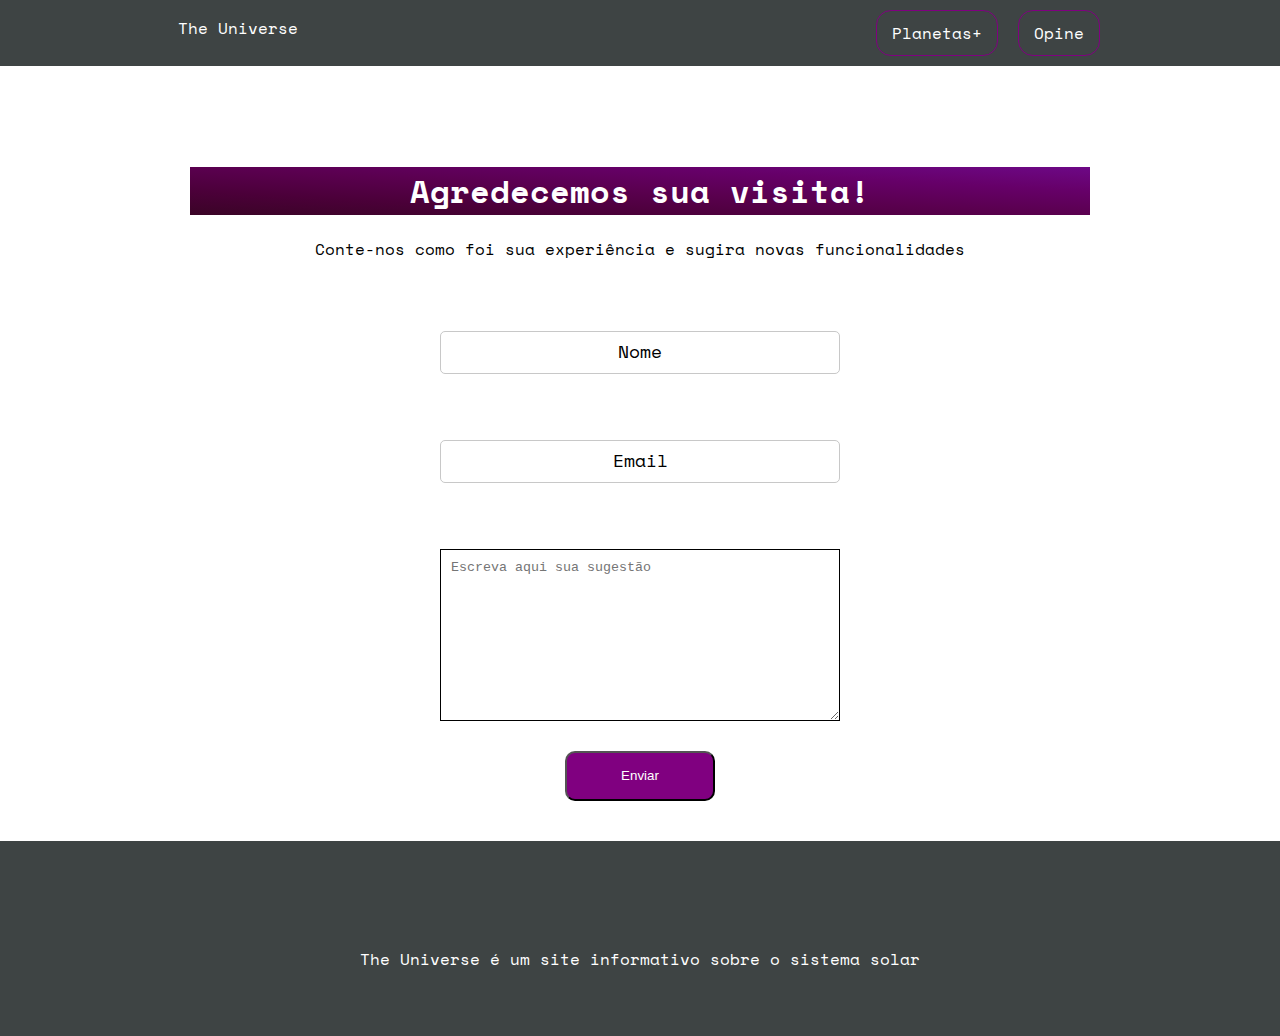
<file: forms.html>
<!DOCTYPE html>
<html lang="en">

<head>
    <meta charset="UTF-8">
    <meta name="viewport" content="width=device-width, initial-scale=1.0">
    <meta http-equiv="X-UA-Compatible" content="ie=edge">
    <link rel="stylesheet" href="https://use.fontawesome.com/releases/v5.6.3/css/all.css" integrity="sha384-UHRtZLI+pbxtHCWp1t77Bi1L4ZtiqrqD80Kn4Z8NTSRyMA2Fd33n5dQ8lWUE00s/"
        crossorigin="anonymous">
    <link href="https://fonts.googleapis.com/css?family=Space+Mono" rel="stylesheet">
    <link rel="stylesheet" href="css/css_forms.css">
    <title>The Universe</title>
</head>

<body>
    <!-- NAVBAR -->
    <header>
        <nav class="container">
            <ul>
                <li class="logo"><a href="index.html"> The Universe</a> </li>
                <li class="btn"> 
                    <a href="#">Planetas+</a>
                    <ul>
                        <li><a href="#">Mercúrio</a></li>
                        <li><a href="#">Vênus</a></li>
                        <li><a href="Planetas/earth.html">Terra</a></li>
                        <li><a href="#">Marte</a></li>
                        <li><a href="#">Júpiter</a></li>
                        <li><a href="#">Saturno</a></li>
                        <li><a href="#">Urano</a></li>
                        <li><a href="#">Netuno</a></li>
                    </ul>
                </li>
                <li id="opine" class="btn"> <a href="forms.html">Opine </a> </li>
            </ul>
        </nav>
    </header>
    <!-- MAIN -->
    <main class="form-area container">
        <h1 class="h1_style">Agredecemos sua visita!</h1>
        <p> Conte-nos como foi sua experiência e sugira novas funcionalidades </p>
        <div class="form-container">
            
            <div class="option">
                <input type="text" name="nome" id="nome" placeholder=" ">
                <label for="nome">Nome</label>
            </div>

            <div class="option">
                <input type="email" name="email" id="email" placeholder=" ">
                <label for="email">Email</label>
            </div>

            <textarea name="opinion" id="opinion" cols="50" rows="10" placeholder="Escreva aqui sua sugestão"></textarea>

            <button type="submit" class="btn-form">Enviar</button>
        </div>
    </main>

    <!-- FOOTER -->
    <footer>

        <div class="contact_container">
            <div class="contact">
                <ul>
                    <li><a href=""><i class="fab fa-facebook"></i></a></li>
                    <li><a href=""><i class="fab fa-instagram"></i></a></li>
                    <li><a href=""><i class="fab fa-google"></i></a></li>
                </ul>
                <p>The Universe é um site informativo sobre o sistema solar</p>
            </div>
        </div>

    </footer>

</body>

</html>
</file>
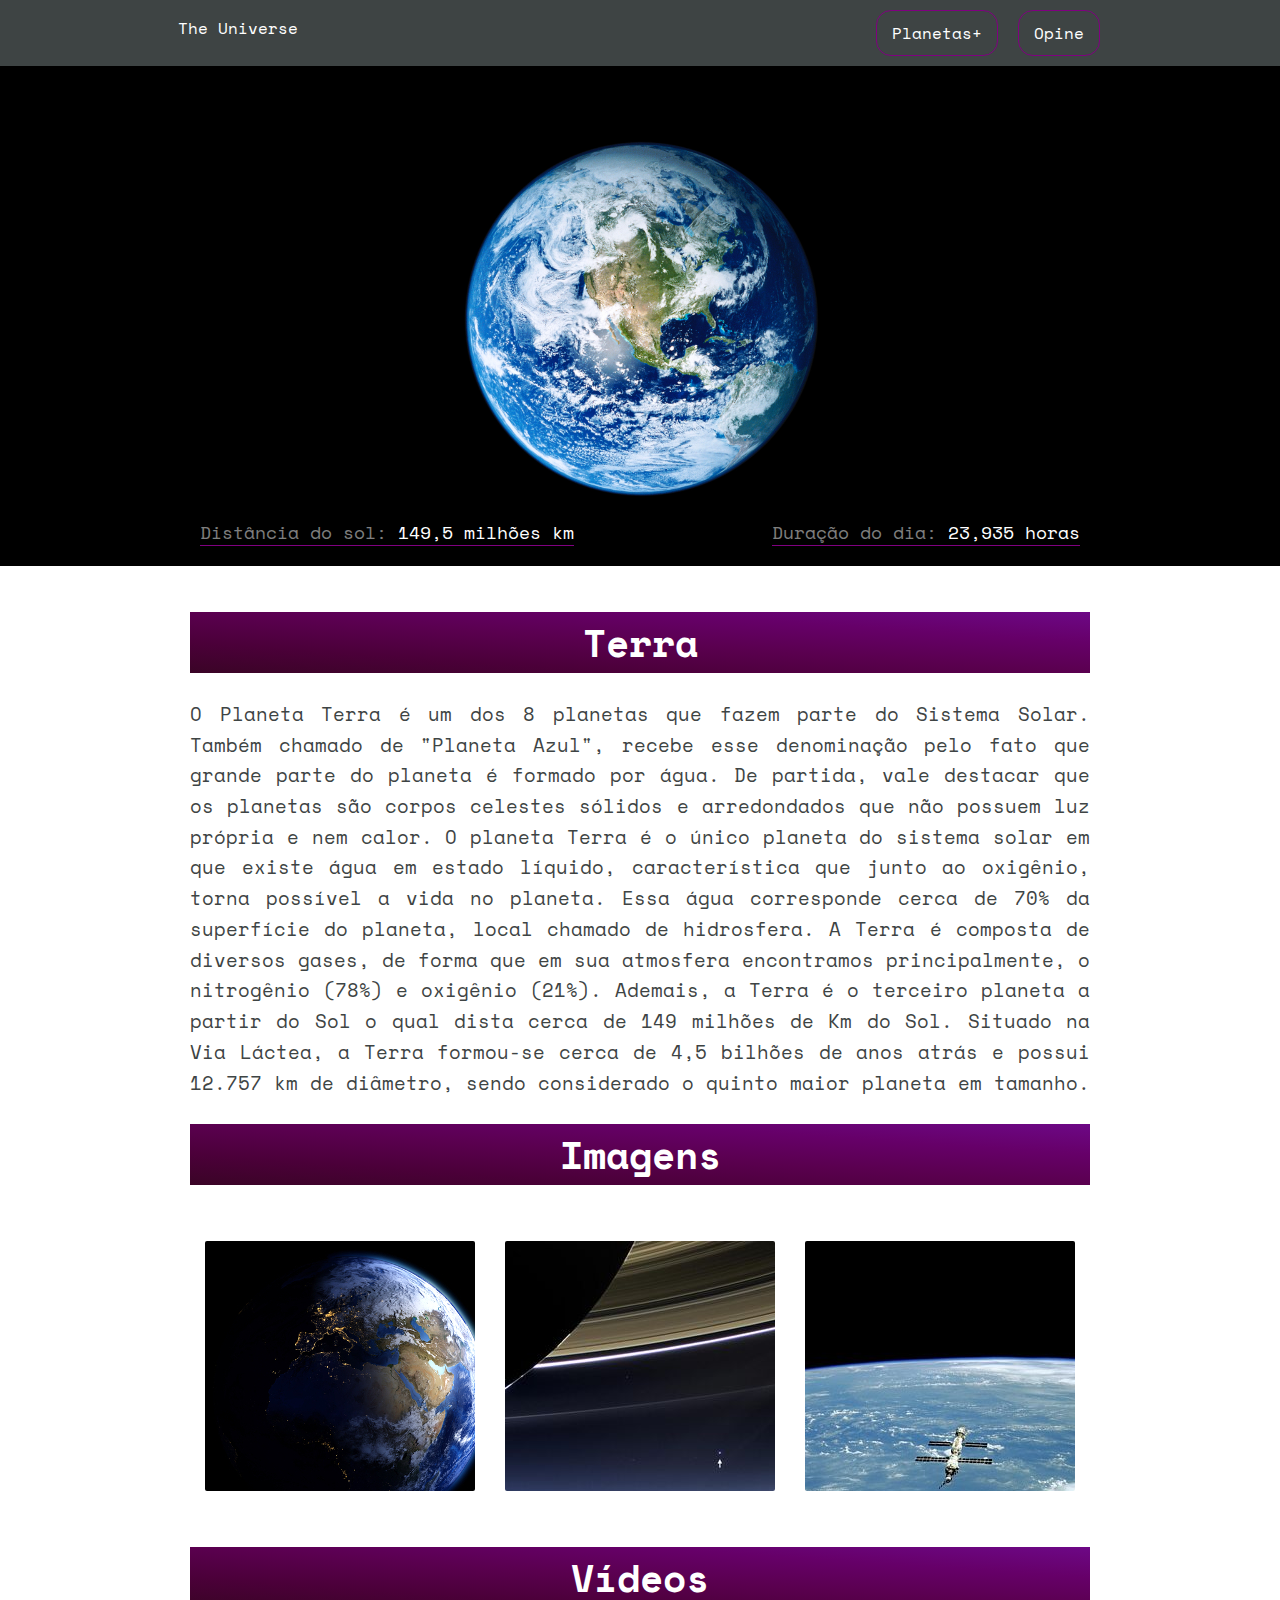
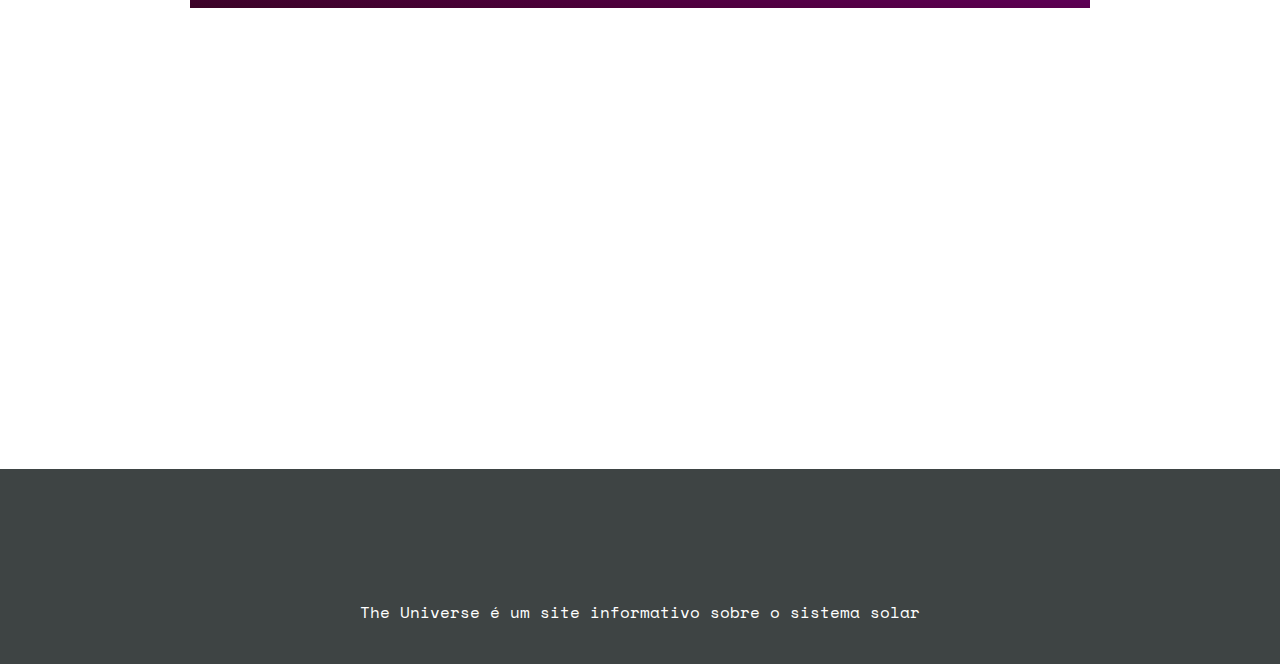
<file: Planetas/earth.html>
<!DOCTYPE html>
<html lang="en">

<head>
    <meta charset="UTF-8">
    <meta name="viewport" content="width=device-width, initial-scale=1.0">
    <meta http-equiv="X-UA-Compatible" content="ie=edge">
    <link rel="stylesheet" href="https://use.fontawesome.com/releases/v5.6.3/css/all.css" integrity="sha384-UHRtZLI+pbxtHCWp1t77Bi1L4ZtiqrqD80Kn4Z8NTSRyMA2Fd33n5dQ8lWUE00s/"
        crossorigin="anonymous">
    <link href="https://fonts.googleapis.com/css?family=Space+Mono" rel="stylesheet">
    <link rel="stylesheet" href="css/css_corposCelestes.css">
    <title>The Universe</title>
</head>

<body>
    <!-- NAVBAR -->
    <header>
        <nav class="container">
            <ul>
                <li class="logo"><a href="../index.html"> The Universe</a> </li>
                <li class="btn"> 
                    <a href="#">Planetas+</a>
                    <ul>
                        <li><a href="#">Mercúrio</a></li>
                        <li><a href="#">Vênus</a></li>
                        <li><a href="earth.html">Terra</a></li>
                        <li><a href="#">Marte</a></li>
                        <li><a href="#">Júpiter</a></li>
                        <li><a href="#">Saturno</a></li>
                        <li><a href="#">Urano</a></li>
                        <li><a href="#">Netuno</a></li>
                    </ul>
                </li>
                <li id="opine" class="btn"> <a href="../forms.html">Opine </a> </li>
            </ul>
        </nav>
        </div>
    </header>

    <!-- MAIN CONTENT -->
    <main>
        <section class="banner">
            <div class="planet_data">
                <div class="data1"> Distância do sol: <span class="white"> 149,5 milhões km </span> </div>
                <div class="data2"> Duração do dia: <span class="white"> 23,935 horas </span>
                </div>
        </section>

        <section class="planet_info container">
                <h1 class="h1_style">Terra</h1>
                <p>
                    O Planeta Terra é um dos 8 planetas que fazem parte do Sistema Solar. Também chamado de "Planeta Azul", recebe esse denominação pelo fato que grande parte do planeta é formado por água. De partida, vale destacar que os planetas são corpos celestes sólidos e arredondados que não possuem luz própria e nem calor.
                    O planeta Terra é o único planeta do sistema solar em que existe água em estado líquido, característica que junto ao oxigênio, torna possível a vida no planeta. Essa água corresponde cerca de 70% da superfície do planeta, local chamado de hidrosfera. A Terra é composta de diversos gases, de forma que em sua atmosfera encontramos principalmente, o nitrogênio (78%) e oxigênio (21%).
                    Ademais, a Terra é o terceiro planeta a partir do Sol o qual dista cerca de 149 milhões de Km do Sol. Situado na Via Láctea, a Terra formou-se cerca de 4,5 bilhões de anos atrás e possui 12.757 km de diâmetro, sendo considerado o quinto maior planeta em tamanho.
                </p>
            <br>
            
            <h1 class="h1_style">Imagens</h1>
                <div class="pics">
                    <div class="img_div"> <img src="../Planetas/img/earth_pics0.jpg" alt=""> </div>
                    <div class="img_div"> <img src="../Planetas/img/earth_pics1.jpeg" alt=""> </div>
                    <div class="img_div"> <img src="../Planetas/img/earth_pics3.jpg" alt=""> </div>
                </div>
            </div>


            <h1 class="h1_style">Vídeos</h1>
              <iframe width="800" height="415" src="https://www.youtube.com/embed/-uR52rj4P9I" frameborder="0" allow="accelerometer; autoplay; encrypted-media; gyroscope; picture-in-picture"
                    allowfullscreen></iframe>
            </div>
        </section>
    </main>
    <!-- FOOTER -->
    <footer>
        <div class="contact_container">
            <div class="contact">
                <ul>
                    <li><a href=""><i class="fab fa-facebook"></i></a></li>
                    <li><a href=""><i class="fab fa-instagram"></i></a></li>
                    <li><a href=""><i class="fab fa-google"></i></a></li>
                </ul>
                <p>The Universe é um site informativo sobre o sistema solar</p>
            </div>
        </div>
    </footer>

</body>

</html>
</file>
<file: css/css_forms.css>
@import url(layout.css);


/*Tipografia*/
p{
    margin: 0;
    margin-bottom: 50px;
}
/* MAIN */
.form-area{
    display: flex;
    justify-content: center;
    flex-wrap: wrap;
    text-align: center;
    padding: 80px 20px 20px;
}

.form-container, .form-container .option {
    display: flex;
    flex-direction: column;
}

.form-container {
    padding: 20px 0;
}

.form-container .option {
    margin-bottom: 30px;
}

.form-container .option label{
    background-color: white;
    padding: 5px;
    cursor: text;
    width: max-content;
    align-self: center;
    font-size: 18px;
    transform: translateY(-65px);
    transition: transform 0.2s;
}

.form-container .option input{
    font-family: 'Space Mono', monospace;
    font-size: 14px;
    padding: 10px;
    border: 1px solid rgb(200,200,200);
    border-radius: 5px;
    width: 100%;
    transition: border 0.2s;
    will-change: border;
}

.form-container .option input:focus {
    outline: none;
    border: 2px solid purple;
}

.form-container .option input:placeholder-shown + label {
    transform: translateY(-41px);
}

.form-container .option input:focus + label {
    transform: translateY(-65px);
}

.form-container textarea{
    width: 80%;
    border: 1px solid black;
    padding: 10px;
    align-self: center;
}

@media (min-width: 420px){
    .form-container textarea {
        width: 400px;
    }
}
.form-container .btn-form{
    width: 150px;
    height: 50px;
    background-color: purple;
    color: #fff;
    border-radius: 10px;
    margin-top: 30px;
    align-self: center;
}

.form-container .btn-form:focus {
    outline: none;
}
</file>
<file: Planetas/css/css_corposCelestes.css>
@import url(../../css/layout.css);


/* TIPOGRAFIA */
p{
    margin: 0;
}
/* LAYOUT */
.white{
    color: #fff;
}

/* MAIN CONTENT */

/*BANNER*/
section.banner{
    display: flex;
    align-items: flex-end;
    justify-content: center;
    background: center/cover url(../../img/earth.jpg);
    height: 500px;
}

@media (min-width: 1200px) {
    section.banner {
        background-size: 1200px;
        
    }
}


/* INTRO DATA ANIMATION */
@keyframes slide_border_left{
    0%{
        opacity: 0;
        transform: translateX(-100px);
    }
    30%{
        opacity: 0;
    }
    80%{
        opacity: 1;
    }

    100%{
        transform: translateX(0px);
    }
}

@keyframes slide_border_right{
    0%{
        opacity: 0;
        transform: translateX(100px);
    }
    30%{
        opacity: 0;
    }
    80%{
        opacity: 1;
    }

    100%{
        transform: translateX(0px);
    }
}
/* PLANET DATA */
.planet_data{
    font-size: 1.1rem;
    color: rgba(255,255,255,0.5);
    margin-bottom: 20px;
    padding: 0 20px;
    display: flex;
    justify-content: space-between;
}

@media (min-width: 690px){
    .planet_data {
        width: 920px;
    }
}
.planet_data .data1{
    animation: slide_border_left 2s;
    margin-right: 20px;
    border-bottom: 1px solid purple;
}
.planet_data .data2{
    animation: slide_border_right 2s;
    border-bottom: 1px solid purple;

}


/*PLANET DESCRIPTION*/
.planet_info{
    line-height: 1.6;
    display: flex;
    flex-wrap: wrap;
    justify-content: center;
    align-items: center;
    text-align: justify;
    padding: 20px;
    color:  #3e4444;
    background:#fff;
    font-size: 1.2rem;

}
div.pics{
    display: grid;
    grid-template-columns: 270px;
    grid-gap: 30px;
    padding: 30px;
}
@media (min-width: 600px){
    div.pics{
        grid-template-columns: repeat(2,270px);
    }
}

@media (min-width: 960px){
    div.pics{
        grid-template-columns: repeat(3,270px);
    }
}
.img_div{
    overflow: hidden;
    height: 250px;
    border-radius: 2px;
}
.img_div img{
    transition: transform 1s;
    will-change: transform;
}
.img_div img:hover{
    transform: scale(1.05);
}
</file>
